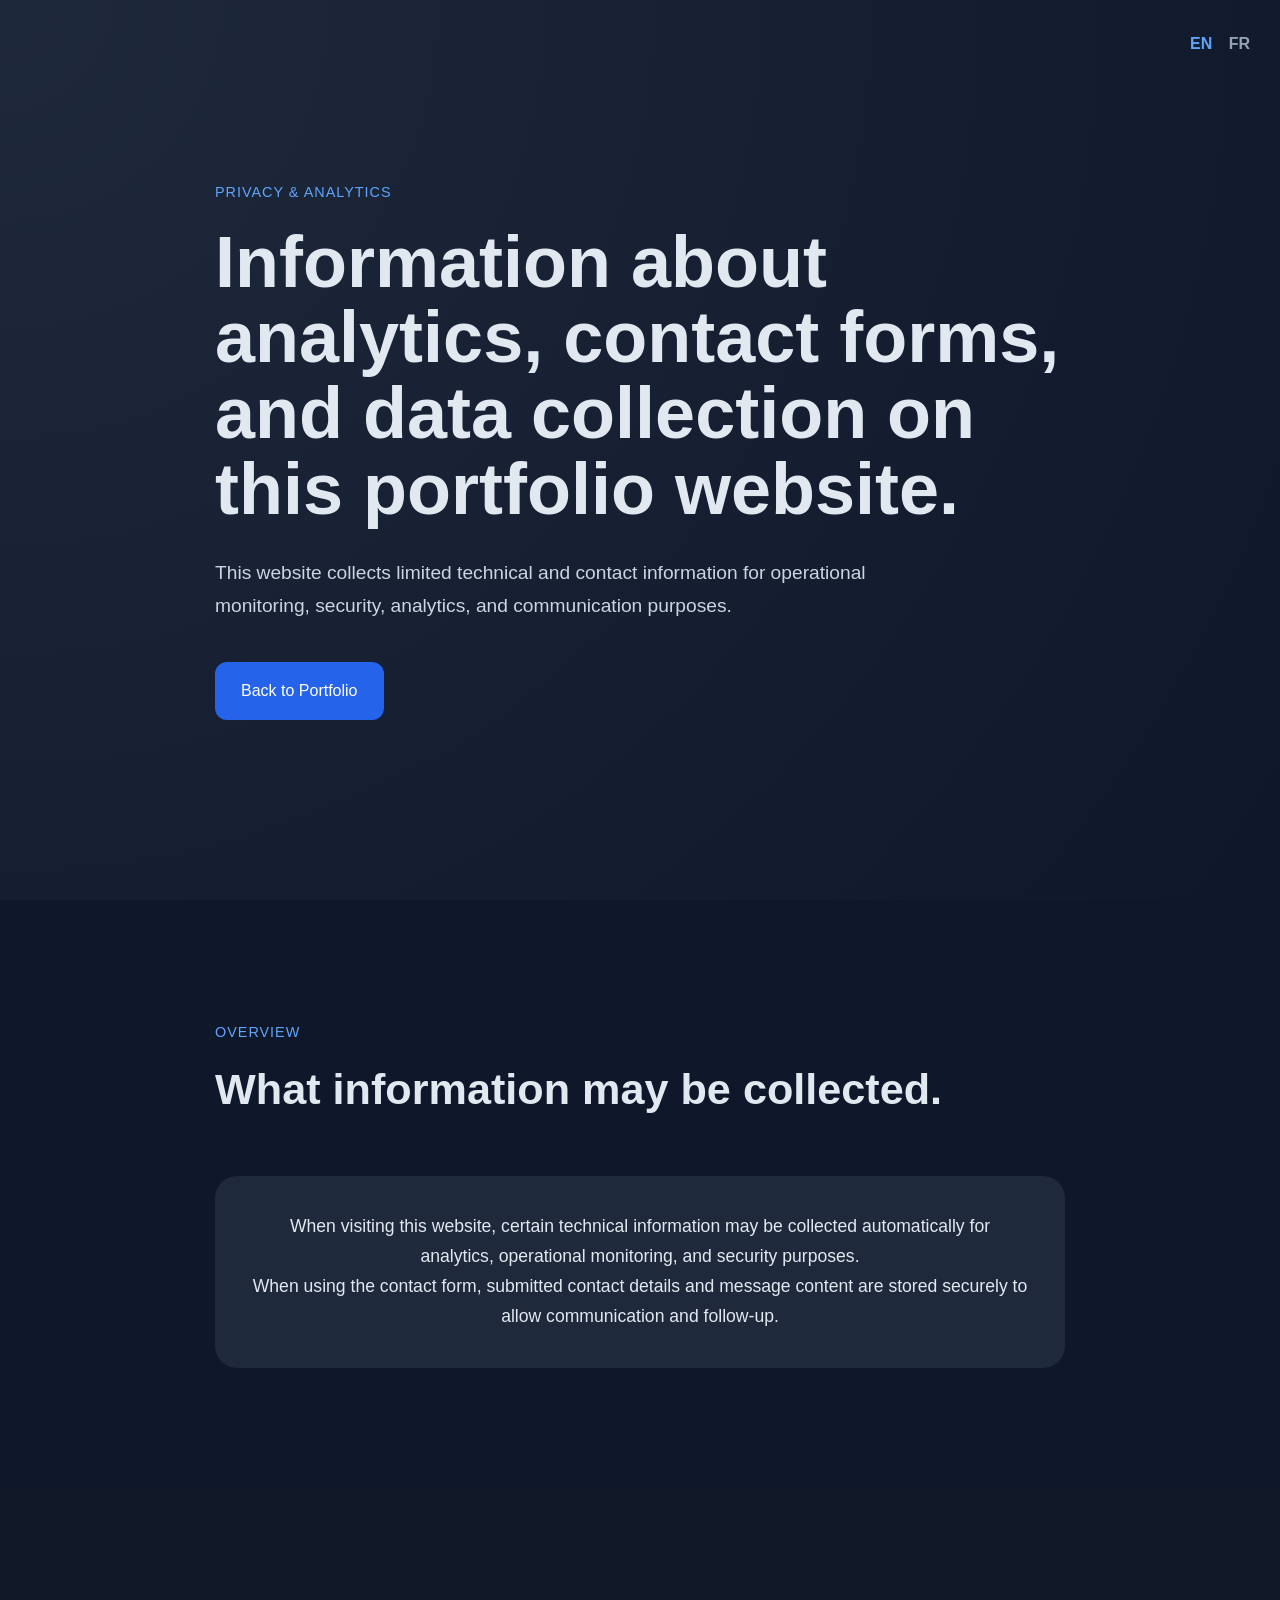
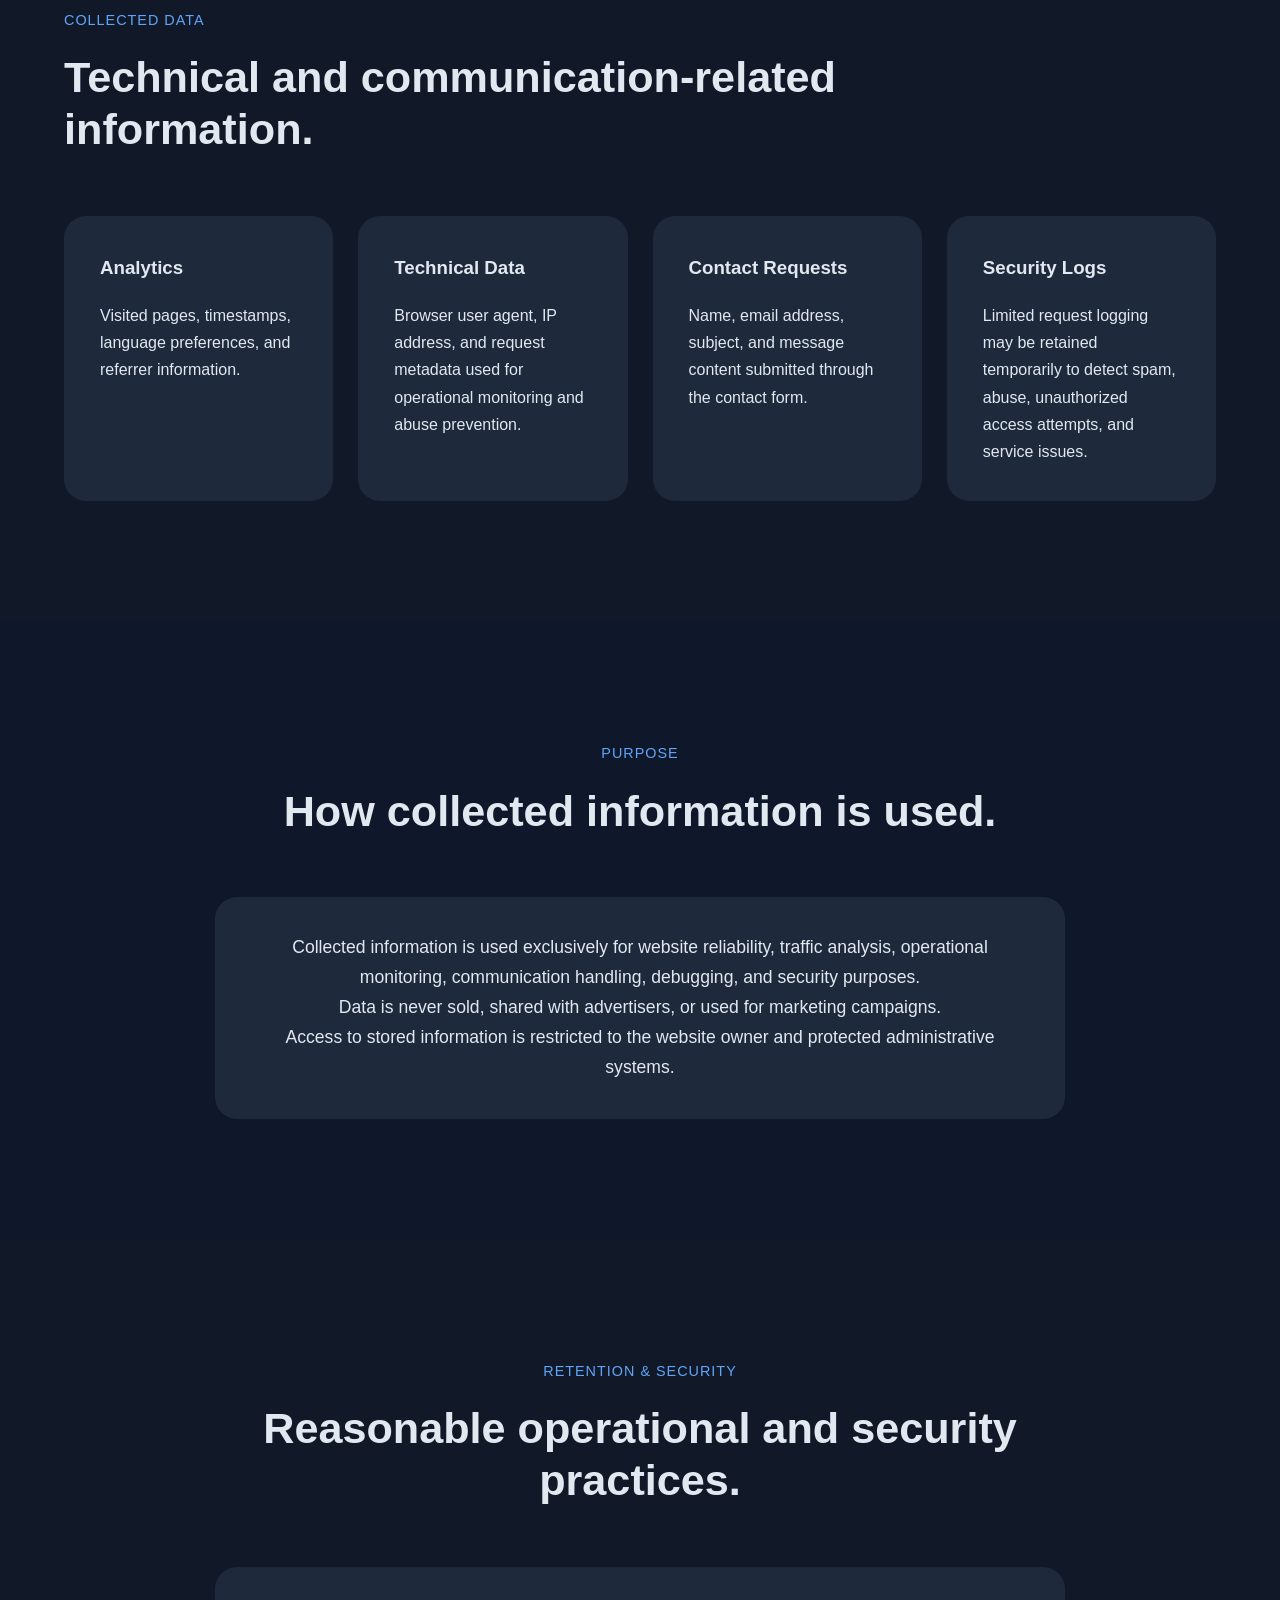
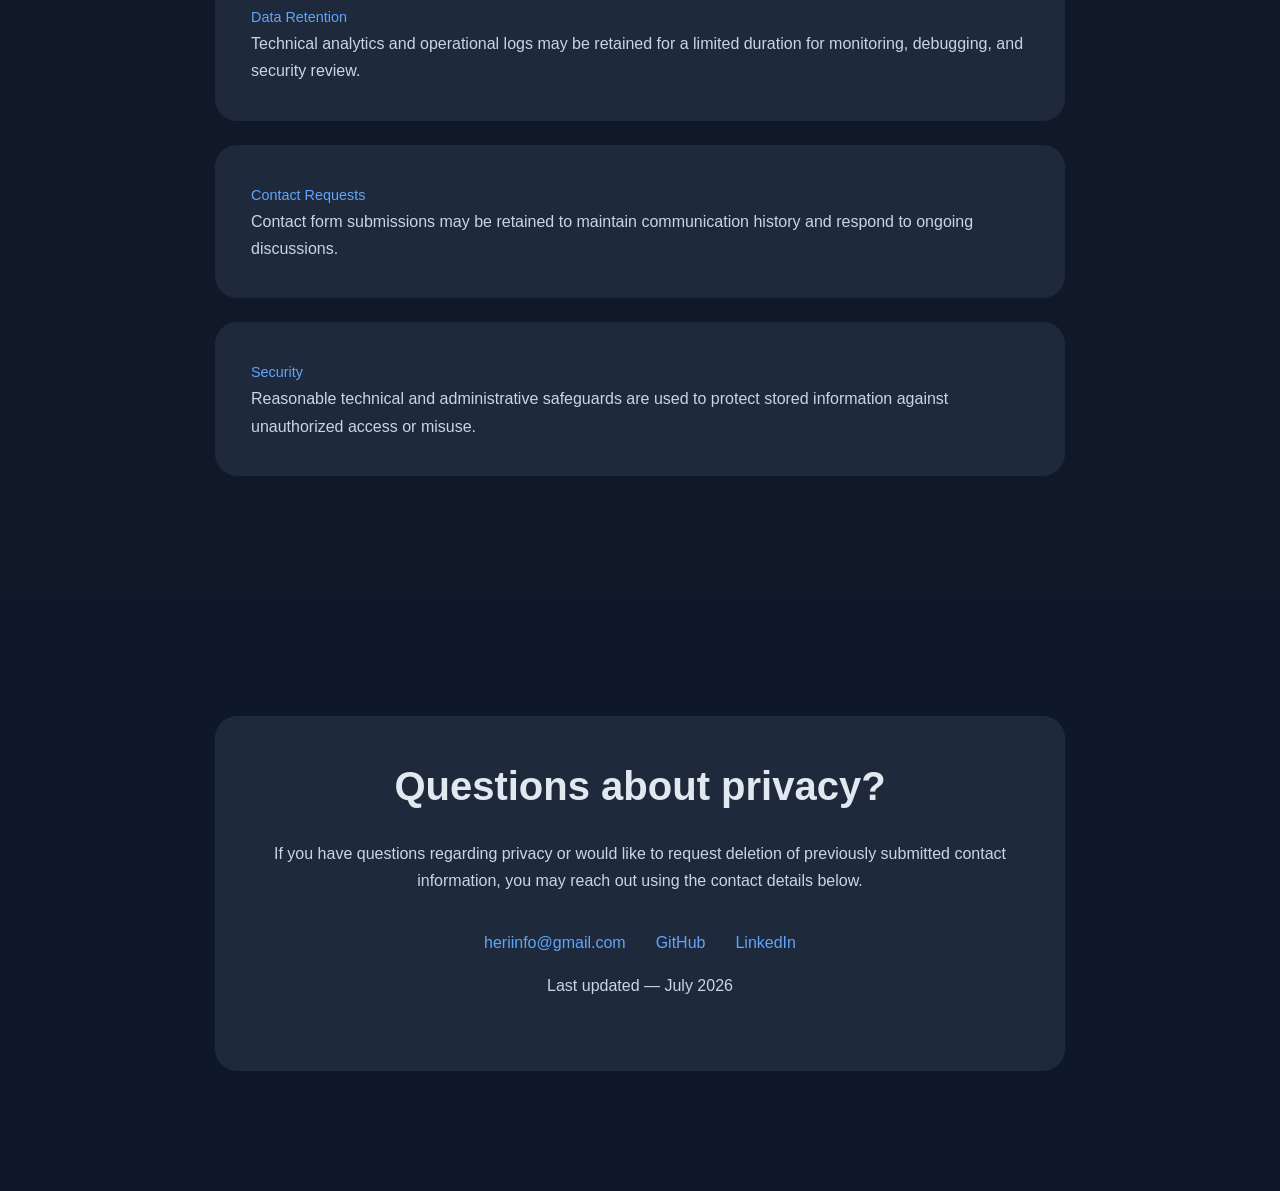
<file: frontend/privacy.html>
<!doctype html>

<html lang="en">
  <head>
    <meta charset="UTF-8" />
    <meta name="viewport" content="width=device-width, initial-scale=1.0" />
    <meta
      name="description"
      content="Privacy and analytics information for the Herihaja Rabenaivo portfolio website, including contact form and operational data collection practices."
    />
    <meta name="author" content="Herihaja Rabenaivo" />
    <meta name="robots" content="index,follow" />
    <title>Privacy & Analytics | Herihaja Rabenaivo</title>
    <link rel="canonical" href="https://herihaja.gleeze.com/privacy.html" />
    <link
      rel="alternate"
      hreflang="en"
      href="https://herihaja.gleeze.com/privacy.html"
    />
    <link
      rel="alternate"
      hreflang="fr"
      href="https://herihaja.gleeze.com/fr/privacy.html"
    />
    <meta property="og:type" content="website" />
    <meta
      property="og:title"
      content="Privacy & Analytics | Herihaja Rabenaivo"
    />
    <meta
      property="og:url"
      content="https://herihaja.gleeze.com/privacy.html"
    />
    <meta property="og:site_name" content="Herihaja Rabenaivo" />
    <meta name="twitter:card" content="summary_large_image" />
    <meta
      name="twitter:title"
      content="Privacy & Analytics | Herihaja Rabenaivo"
    />
    <meta
      name="twitter:description"
      content="Privacy and analytics information for the Herihaja Rabenaivo portfolio website."
    />

    <script type="application/ld+json">
      {
        "@context": "https://schema.org",
        "@type": "WebPage",
        "name": "Privacy & Analytics",
        "url": "https://herihaja.gleeze.com/privacy.html",
        "description": "Privacy and analytics information for the Herihaja Rabenaivo portfolio website."
      }
    </script>
    <link rel="stylesheet" href="css/style.css" />
    <link
      rel="icon"
      type="image/png"
      sizes="32x32"
      href="/assets/favicon/favicon-32x32.png"
    />
    <link
      rel="icon"
      type="image/png"
      sizes="16x16"
      href="/assets/favicon/favicon-16x16.png"
    />
    <link
      rel="icon"
      type="image/png"
      sizes="96x96"
      href="/assets/favicon/favicon-96x96.png"
    />
    <link
      rel="apple-touch-icon"
      sizes="180x180"
      href="/assets/favicon/apple-touch-icon.png"
    />
    <link rel="manifest" href="/assets/favicon/site.webmanifest" />

    <meta
      property="og:description"
      content="Senior Backend Engineer specializing in Python, PHP, and scalable systems."
    />
    <meta
      property="og:image"
      content="https://herihaja.gleeze.com/assets/images/og-image.png"
    />
    <meta
      property="og:image:alt"
      content="Herihaja Rabenaivo - Backend Engineer Portfolio"
    />
    <meta property="og:image:width" content="1200" />
    <meta property="og:image:height" content="630" />

    <meta name="twitter:card" content="summary_large_image" />
    <meta
      name="twitter:image"
      content="https://herihaja.gleeze.com/assets/images/og-image.png"
    />
  </head>

  <body>
    <div class="language-switcher">
      <a href="privacy.html" class="active">EN</a>
      <a href="fr/privacy.html">FR</a>
    </div>

    <header class="hero small-hero">
      <div class="container narrow">
        <div class="hero-content">
          <p class="eyebrow">Privacy & Analytics</p>

          <h1>
            Information about analytics, contact forms, and data collection on
            this portfolio website.
          </h1>

          <p class="hero-text">
            This website collects limited technical and contact information for
            operational monitoring, security, analytics, and communication
            purposes.
          </p>

          <div class="hero-buttons">
            <a href="index.html" class="btn"> Back to Portfolio </a>
          </div>
        </div>
      </div>
    </header>

    <section class="section">
      <div class="container narrow">
        <div class="section-heading">
          <p class="section-label">Overview</p>

          <h2>What information may be collected.</h2>
        </div>

        <div class="philosophy-box">
          <p>
            When visiting this website, certain technical information may be
            collected automatically for analytics, operational monitoring, and
            security purposes.
          </p>

          <p>
            When using the contact form, submitted contact details and message
            content are stored securely to allow communication and follow-up.
          </p>
        </div>
      </div>
    </section>

    <section class="section dark-section">
      <div class="container">
        <div class="section-heading">
          <p class="section-label">Collected Data</p>

          <h2>Technical and communication-related information.</h2>
        </div>

        <div class="expertise-grid">
          <div class="expertise-card">
            <h3>Analytics</h3>

            <p>
              Visited pages, timestamps, language preferences, and referrer
              information.
            </p>
          </div>

          <div class="expertise-card">
            <h3>Technical Data</h3>

            <p>
              Browser user agent, IP address, and request metadata used for
              operational monitoring and abuse prevention.
            </p>
          </div>

          <div class="expertise-card">
            <h3>Contact Requests</h3>

            <p>
              Name, email address, subject, and message content submitted
              through the contact form.
            </p>
          </div>

          <div class="expertise-card">
            <h3>Security Logs</h3>

            <p>
              Limited request logging may be retained temporarily to detect
              spam, abuse, unauthorized access attempts, and service issues.
            </p>
          </div>
        </div>
      </div>
    </section>

    <section class="section">
      <div class="container narrow">
        <div class="section-heading center">
          <p class="section-label">Purpose</p>

          <h2>How collected information is used.</h2>
        </div>

        <div class="philosophy-box">
          <p>
            Collected information is used exclusively for website reliability,
            traffic analysis, operational monitoring, communication handling,
            debugging, and security purposes.
          </p>

          <p>
            Data is never sold, shared with advertisers, or used for marketing
            campaigns.
          </p>

          <p>
            Access to stored information is restricted to the website owner and
            protected administrative systems.
          </p>
        </div>
      </div>
    </section>

    <section class="section dark-section">
      <div class="container narrow">
        <div class="section-heading center">
          <p class="section-label">Retention & Security</p>

          <h2>Reasonable operational and security practices.</h2>
        </div>

        <div class="timeline">
          <div class="timeline-item">
            <span> Data Retention </span>

            <p>
              Technical analytics and operational logs may be retained for a
              limited duration for monitoring, debugging, and security review.
            </p>
          </div>

          <div class="timeline-item">
            <span> Contact Requests </span>

            <p>
              Contact form submissions may be retained to maintain communication
              history and respond to ongoing discussions.
            </p>
          </div>

          <div class="timeline-item">
            <span> Security </span>

            <p>
              Reasonable technical and administrative safeguards are used to
              protect stored information against unauthorized access or misuse.
            </p>
          </div>
        </div>
      </div>
    </section>

    <section class="section">
      <div class="container narrow">
        <div class="contact-box">
          <h2>Questions about privacy?</h2>

          <p>
            If you have questions regarding privacy or would like to request
            deletion of previously submitted contact information, you may reach
            out using the contact details below.
          </p>

          <div class="contact-links">
            <a href="mailto:heriinfo@gmail.com"> heriinfo@gmail.com </a>

            <a href="https://github.com/herihaja" target="_blank"> GitHub </a>

            <a href="https://linkedin.com/in/herihaja" target="_blank">
              LinkedIn
            </a>
          </div>

          <p class="contact-form-status">Last updated — July 2026</p>
        </div>
      </div>
    </section>
  </body>
</html>
</file>
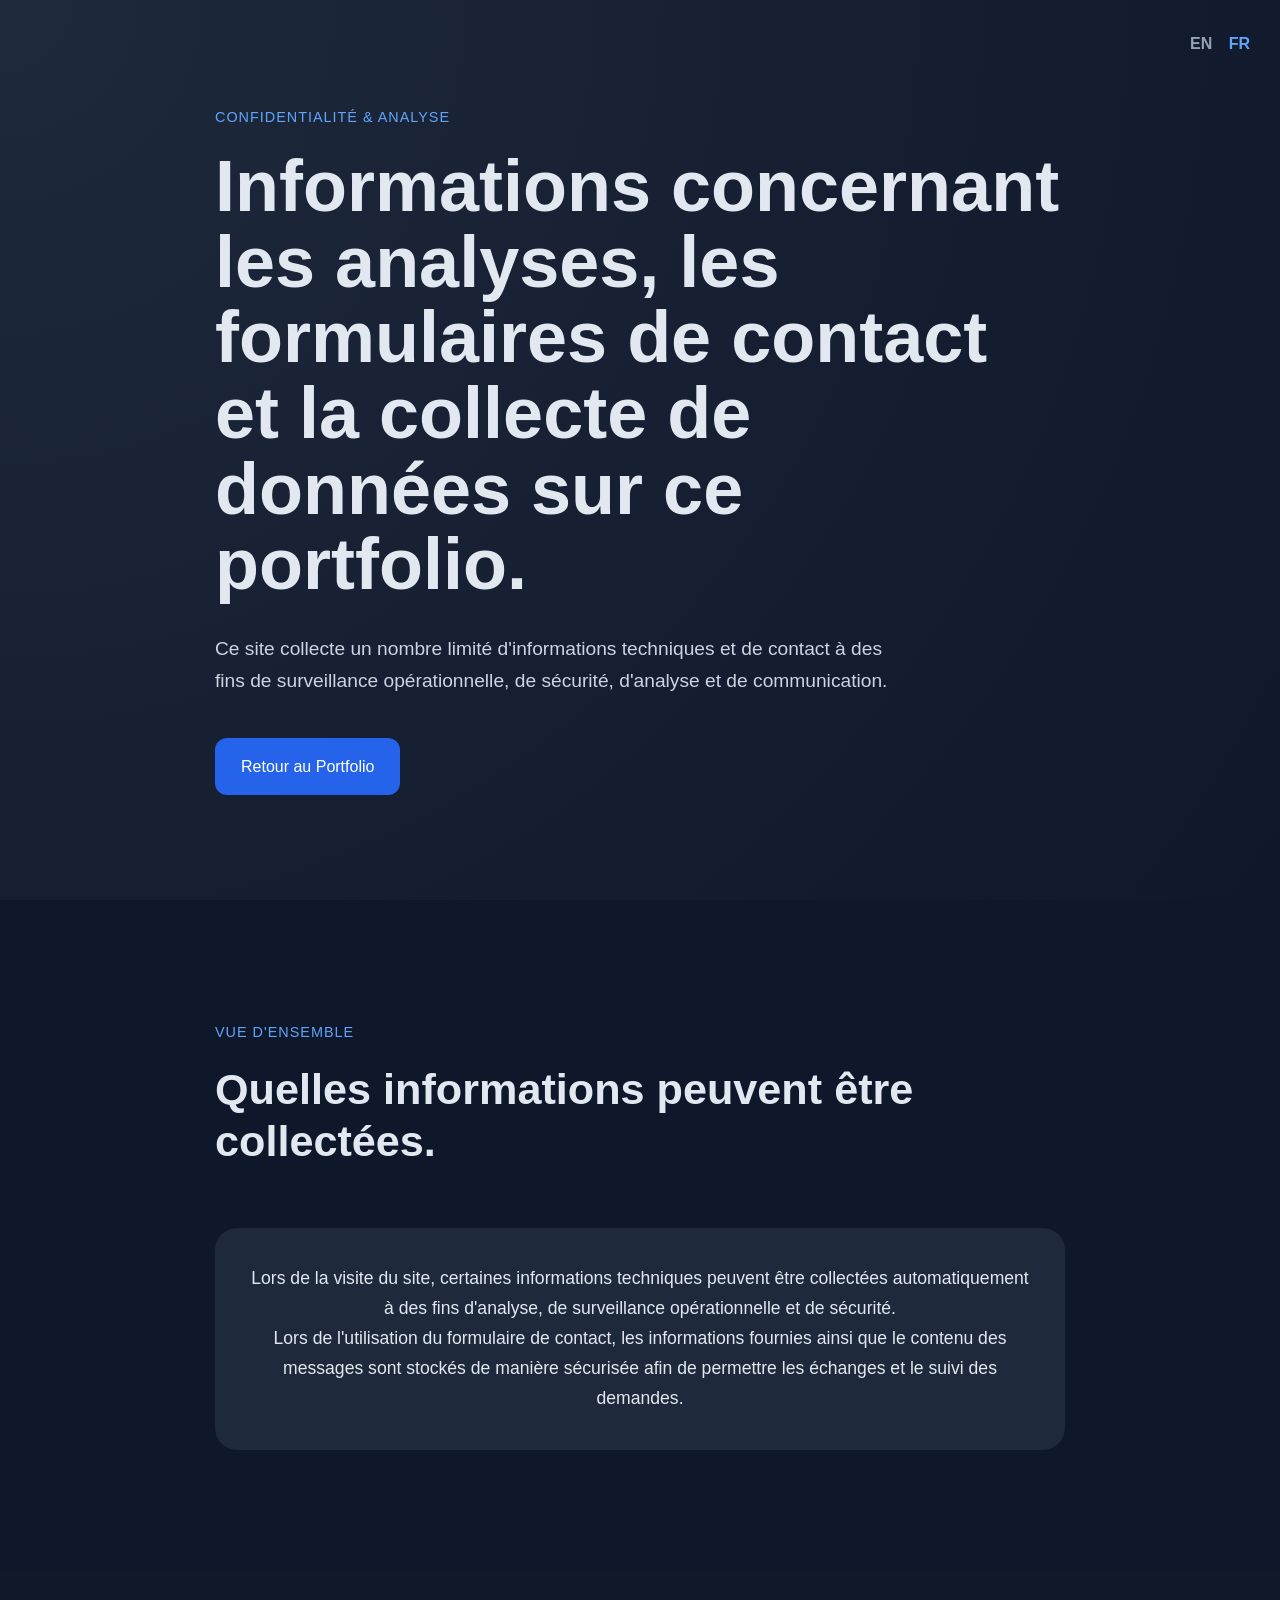
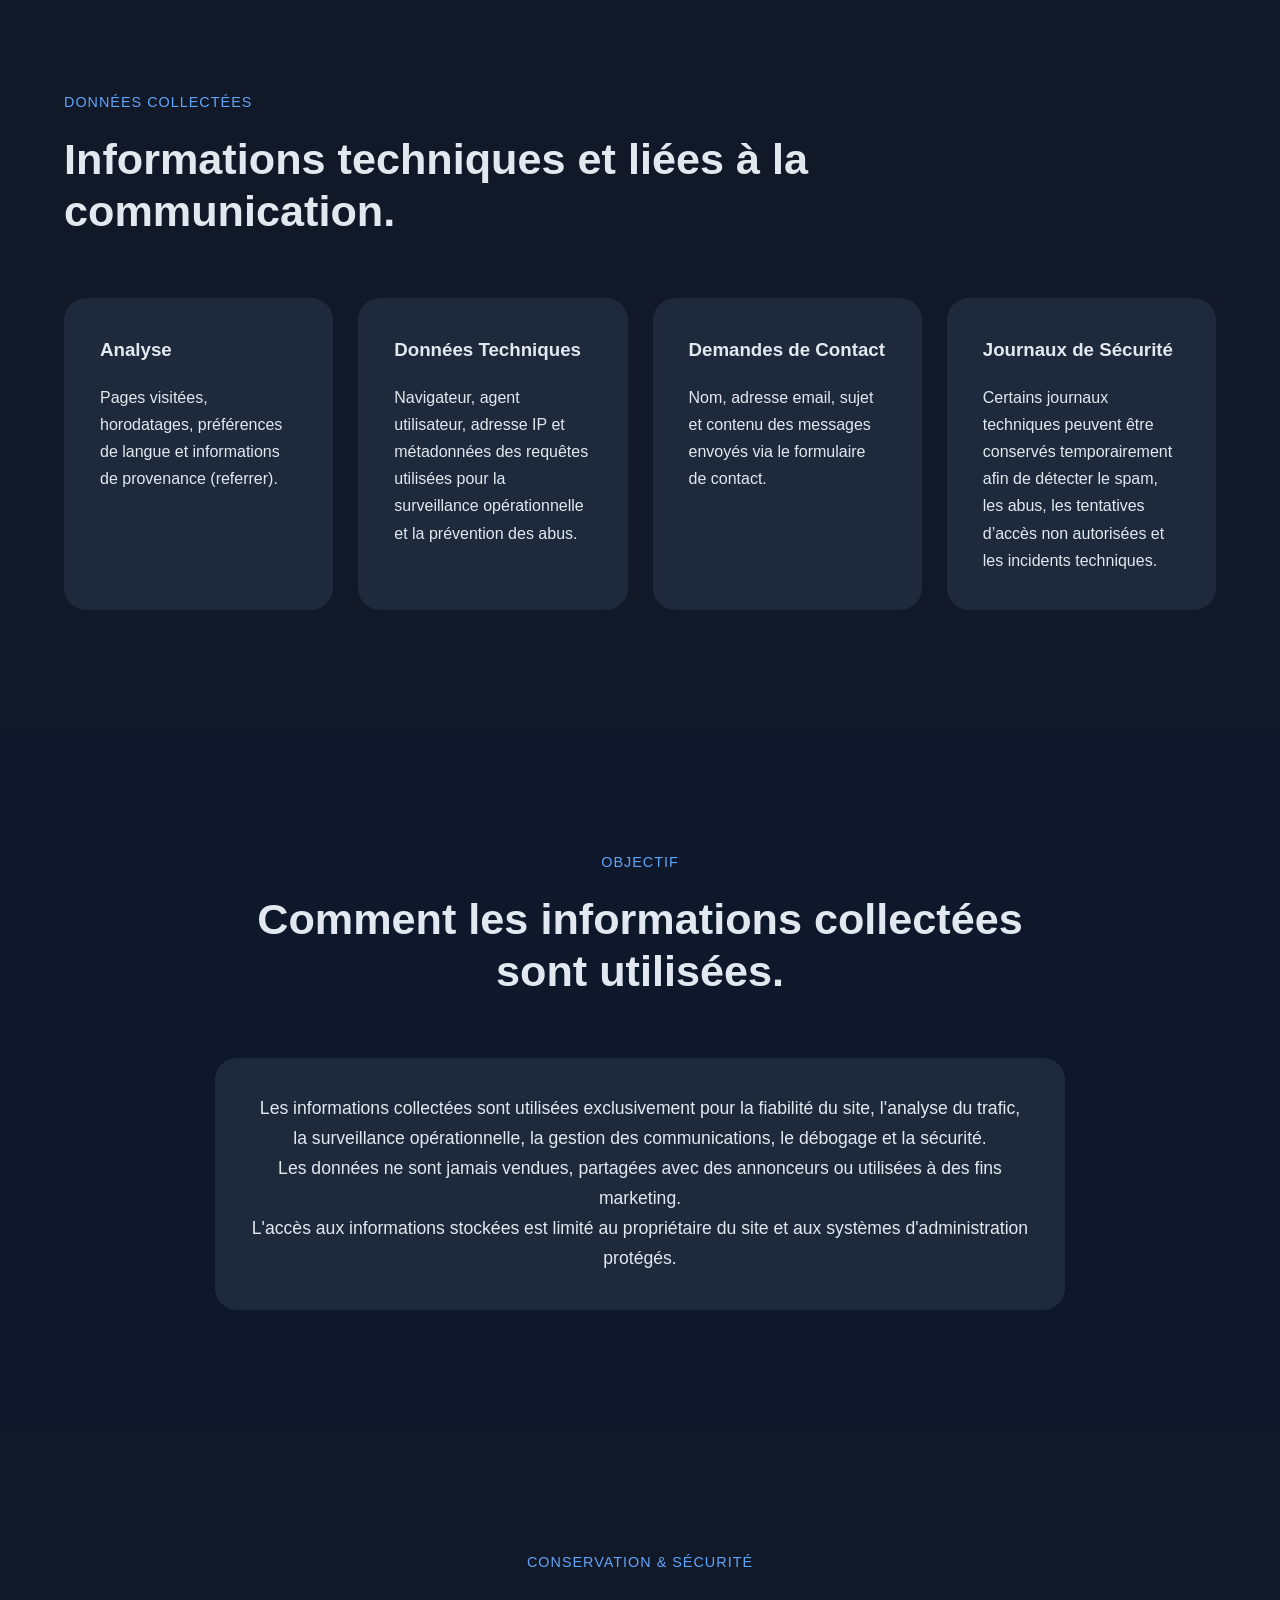
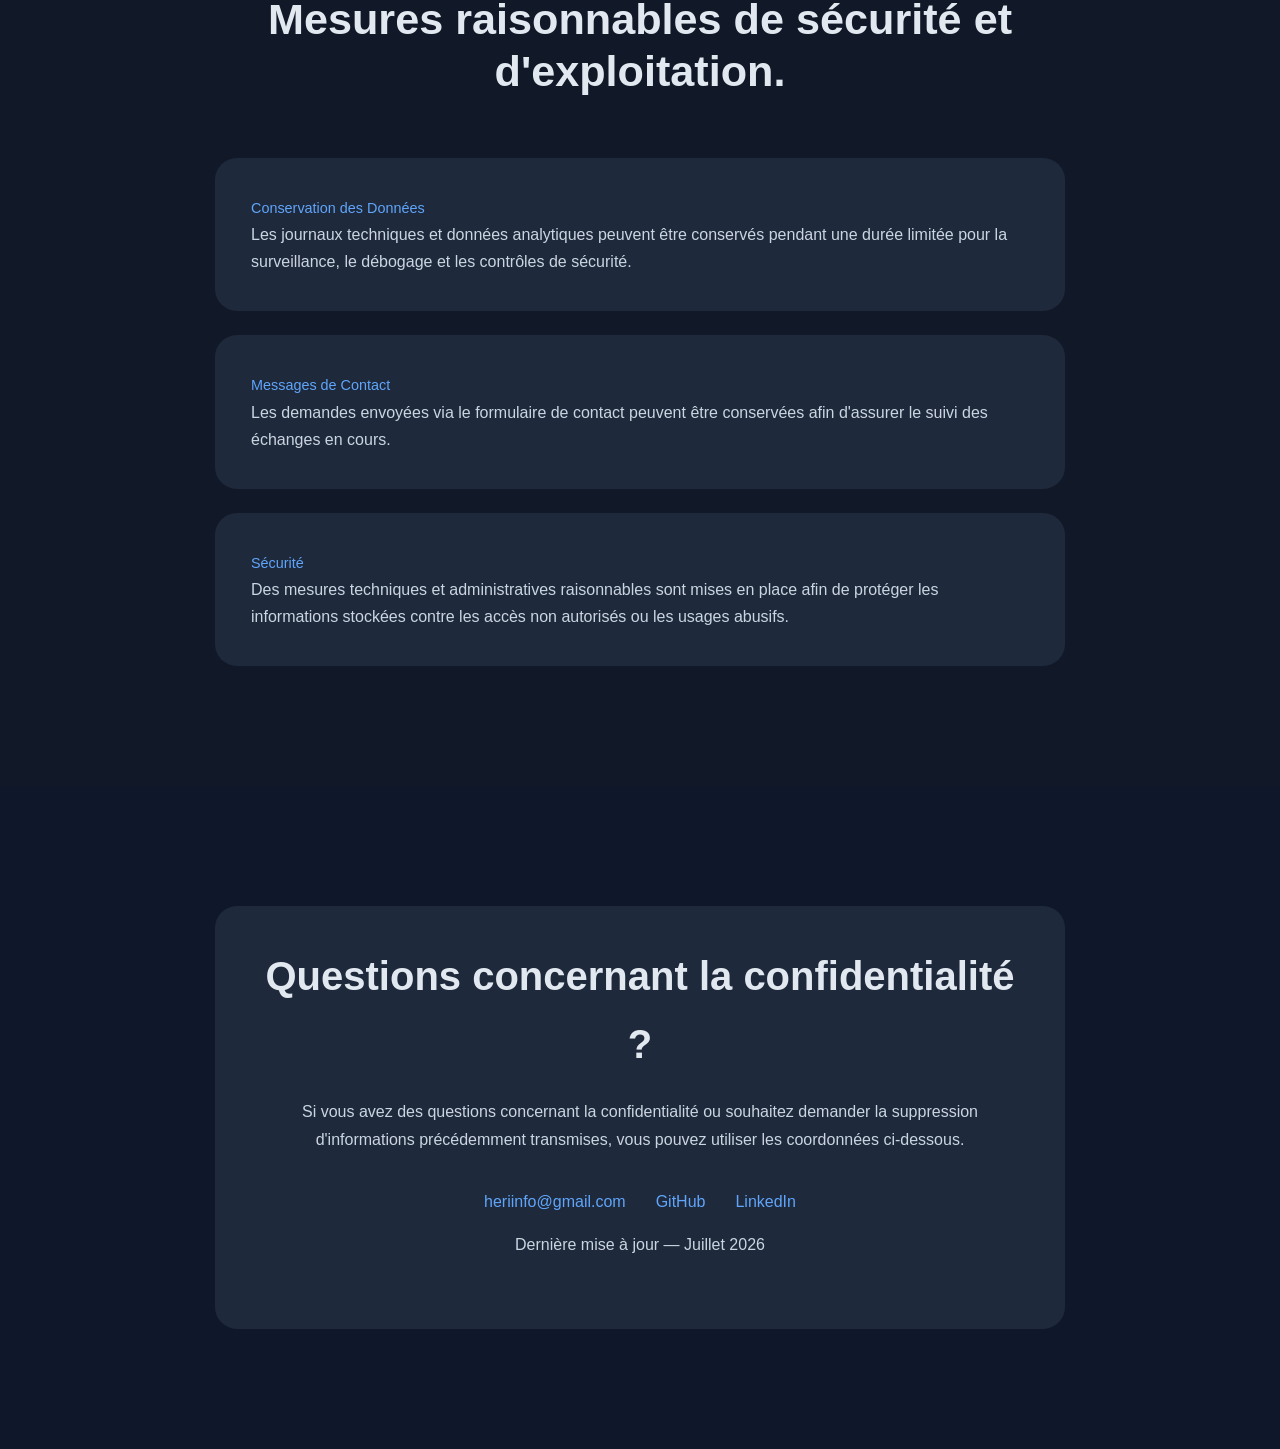
<file: frontend/fr/privacy.html>
<!doctype html>

<html lang="fr">
  <head>
    <meta charset="UTF-8" />
    <meta name="viewport" content="width=device-width, initial-scale=1.0" />
    <meta
      name="description"
      content="Informations sur la confidentialité et les analyses du portfolio de Herihaja Rabenaivo, y compris le formulaire de contact et les pratiques de collecte de données."
    />
    <meta name="author" content="Herihaja Rabenaivo" />
    <meta name="robots" content="index,follow" />
    <title>Confidentialité & Analyse | Herihaja Rabenaivo</title>
    <link rel="canonical" href="https://herihaja.gleeze.com/fr/privacy.html" />
    <link
      rel="alternate"
      hreflang="en"
      href="https://herihaja.gleeze.com/privacy.html"
    />
    <link
      rel="alternate"
      hreflang="fr"
      href="https://herihaja.gleeze.com/fr/privacy.html"
    />
    <meta
      property="og:title"
      content="Confidentialité & Analyse | Herihaja Rabenaivo"
    />
    <meta
      property="og:description"
      content="Informations sur la confidentialité et les analyses du portfolio de Herihaja Rabenaivo."
    />

    <meta name="twitter:card" content="summary_large_image" />
    <meta
      name="twitter:title"
      content="Confidentialité & Analyse | Herihaja Rabenaivo"
    />
    <meta
      name="twitter:description"
      content="Informations sur la confidentialité et les analyses du portfolio de Herihaja Rabenaivo."
    />
    <meta
      name="twitter:image"
      content="https://herihaja.gleeze.com/assets/images/og-image.png"
    />
    <script type="application/ld+json">
      {
        "@context": "https://schema.org",
        "@type": "WebPage",
        "name": "Confidentialité & Analyse",
        "url": "https://herihaja.gleeze.com/fr/privacy.html",
        "description": "Informations sur la confidentialité et les analyses du portfolio de Herihaja Rabenaivo."
      }
    </script>
    <link rel="stylesheet" href="../css/style.css" />
    <link
      rel="icon"
      type="image/png"
      sizes="32x32"
      href="/assets/favicon/favicon-32x32.png"
    />
    <link
      rel="icon"
      type="image/png"
      sizes="16x16"
      href="/assets/favicon/favicon-16x16.png"
    />
    <link
      rel="icon"
      type="image/png"
      sizes="96x96"
      href="/assets/favicon/favicon-96x96.png"
    />
    <link
      rel="apple-touch-icon"
      sizes="180x180"
      href="/assets/favicon/apple-touch-icon.png"
    />
    <link rel="manifest" href="/assets/favicon/site.webmanifest" />

    <meta
      property="og:image"
      content="https://herihaja.gleeze.com/assets/images/og-image.png"
    />
    <meta
      property="og:image:alt"
      content="Portfolio de Herihaja Rabenaivo - Ingénieur Backend Senior"
    />
    <meta property="og:image:width" content="1200" />
    <meta property="og:image:height" content="630" />

    <meta property="og:type" content="website" />

    <meta
      property="og:url"
      content="https://herihaja.gleeze.com/fr/privacy.html"
    />

    <meta property="og:site_name" content="Herihaja Rabenaivo" />
  </head>

  <body>
    <div class="language-switcher">
      <a href="../privacy.html">EN</a>
      <a href="privacy.html" class="active">FR</a>
    </div>

    <header class="hero small-hero">
      <div class="container narrow">
        <div class="hero-content">
          <p class="eyebrow">Confidentialité & Analyse</p>

          <h1>
            Informations concernant les analyses, les formulaires de contact et
            la collecte de données sur ce portfolio.
          </h1>

          <p class="hero-text">
            Ce site collecte un nombre limité d'informations techniques et de
            contact à des fins de surveillance opérationnelle, de sécurité,
            d'analyse et de communication.
          </p>

          <div class="hero-buttons">
            <a href="index.html" class="btn"> Retour au Portfolio </a>
          </div>
        </div>
      </div>
    </header>

    <section class="section">
      <div class="container narrow">
        <div class="section-heading">
          <p class="section-label">Vue d'ensemble</p>

          <h2>Quelles informations peuvent être collectées.</h2>
        </div>

        <div class="philosophy-box">
          <p>
            Lors de la visite du site, certaines informations techniques peuvent
            être collectées automatiquement à des fins d'analyse, de
            surveillance opérationnelle et de sécurité.
          </p>

          <p>
            Lors de l'utilisation du formulaire de contact, les informations
            fournies ainsi que le contenu des messages sont stockés de manière
            sécurisée afin de permettre les échanges et le suivi des demandes.
          </p>
        </div>
      </div>
    </section>

    <section class="section dark-section">
      <div class="container">
        <div class="section-heading">
          <p class="section-label">Données Collectées</p>

          <h2>Informations techniques et liées à la communication.</h2>
        </div>

        <div class="expertise-grid">
          <div class="expertise-card">
            <h3>Analyse</h3>

            <p>
              Pages visitées, horodatages, préférences de langue et informations
              de provenance (referrer).
            </p>
          </div>

          <div class="expertise-card">
            <h3>Données Techniques</h3>

            <p>
              Navigateur, agent utilisateur, adresse IP et métadonnées des
              requêtes utilisées pour la surveillance opérationnelle et la
              prévention des abus.
            </p>
          </div>

          <div class="expertise-card">
            <h3>Demandes de Contact</h3>

            <p>
              Nom, adresse email, sujet et contenu des messages envoyés via le
              formulaire de contact.
            </p>
          </div>

          <div class="expertise-card">
            <h3>Journaux de Sécurité</h3>

            <p>
              Certains journaux techniques peuvent être conservés temporairement
              afin de détecter le spam, les abus, les tentatives d’accès non
              autorisées et les incidents techniques.
            </p>
          </div>
        </div>
      </div>
    </section>

    <section class="section">
      <div class="container narrow">
        <div class="section-heading center">
          <p class="section-label">Objectif</p>

          <h2>Comment les informations collectées sont utilisées.</h2>
        </div>

        <div class="philosophy-box">
          <p>
            Les informations collectées sont utilisées exclusivement pour la
            fiabilité du site, l'analyse du trafic, la surveillance
            opérationnelle, la gestion des communications, le débogage et la
            sécurité.
          </p>

          <p>
            Les données ne sont jamais vendues, partagées avec des annonceurs ou
            utilisées à des fins marketing.
          </p>

          <p>
            L'accès aux informations stockées est limité au propriétaire du site
            et aux systèmes d'administration protégés.
          </p>
        </div>
      </div>
    </section>

    <section class="section dark-section">
      <div class="container narrow">
        <div class="section-heading center">
          <p class="section-label">Conservation & Sécurité</p>

          <h2>Mesures raisonnables de sécurité et d'exploitation.</h2>
        </div>

        <div class="timeline">
          <div class="timeline-item">
            <span> Conservation des Données </span>

            <p>
              Les journaux techniques et données analytiques peuvent être
              conservés pendant une durée limitée pour la surveillance, le
              débogage et les contrôles de sécurité.
            </p>
          </div>

          <div class="timeline-item">
            <span> Messages de Contact </span>

            <p>
              Les demandes envoyées via le formulaire de contact peuvent être
              conservées afin d'assurer le suivi des échanges en cours.
            </p>
          </div>

          <div class="timeline-item">
            <span> Sécurité </span>

            <p>
              Des mesures techniques et administratives raisonnables sont mises
              en place afin de protéger les informations stockées contre les
              accès non autorisés ou les usages abusifs.
            </p>
          </div>
        </div>
      </div>
    </section>

    <section class="section">
      <div class="container narrow">
        <div class="contact-box">
          <h2>Questions concernant la confidentialité ?</h2>

          <p>
            Si vous avez des questions concernant la confidentialité ou
            souhaitez demander la suppression d'informations précédemment
            transmises, vous pouvez utiliser les coordonnées ci-dessous.
          </p>

          <div class="contact-links">
            <a href="mailto:heriinfo@gmail.com"> heriinfo@gmail.com </a>

            <a href="https://github.com/herihaja" target="_blank"> GitHub </a>

            <a href="https://linkedin.com/in/herihaja" target="_blank">
              LinkedIn
            </a>
          </div>

          <p class="contact-form-status">Dernière mise à jour — Juillet 2026</p>
        </div>
      </div>
    </section>
  </body>
</html>
</file>
<file: frontend/css/style.css>
* {
  margin: 0;
  padding: 0;
  box-sizing: border-box;
}

html {
  scroll-behavior: smooth;
}

body {
  background: #0f172a;
  color: #e2e8f0;
  font-family: Arial, sans-serif;
  line-height: 1.7;
  overflow-x: hidden;
}

.container {
  width: 90%;
  max-width: 1180px;
  margin: auto;
}

.narrow {
  max-width: 850px;
}

.section {
  padding: 120px 0;
}

.dark-section {
  background: #111827;
}

.language-switcher {
  position: fixed;
  top: 30px;
  right: 30px;
  z-index: 1000;
}

.language-switcher a {
  color: #94a3b8;
  text-decoration: none;
  margin-left: 12px;
  font-weight: bold;
  transition: color 0.2s ease;
}

.language-switcher a:hover {
  color: #cbd5e1;
}

.language-switcher .active {
  color: #60a5fa;
}

.hero {
  min-height: 100vh;
  display: flex;
  align-items: center;
  padding: 80px 0;

  background: radial-gradient(circle at top left, #1e293b, #0f172a);
}

.hero-layout {
  display: grid;
  grid-template-columns: 1.6fr 1fr;
  gap: 70px;
  align-items: center;
}

.eyebrow,
.section-label,
.project-type {
  color: #60a5fa;
  text-transform: uppercase;
  font-size: 0.9rem;
  letter-spacing: 1px;
  margin-bottom: 20px;
}

.hero h1 {
  font-size: 4.5rem;
  line-height: 1.05;
  margin-bottom: 30px;
}

.hero-text {
  color: #cbd5e1;
  font-size: 1.2rem;
  max-width: 700px;
  margin-bottom: 40px;
}

.hero-buttons {
  display: flex;
  gap: 18px;
  flex-wrap: wrap;
}

.btn {
  background: #2563eb;
  color: white;
  padding: 15px 26px;
  border-radius: 12px;
  text-decoration: none;

  transition:
    transform 0.2s ease,
    background 0.2s ease;
}

.btn:hover {
  transform: translateY(-2px);
  background: #3b82f6;
}

.secondary {
  background: transparent;
  border: 1px solid #2563eb;
}

.secondary:hover {
  background: rgba(37, 99, 235, 0.1);
}

.hero-side {
  text-align: center;
}

.profile-photo {
  width: 280px;
  height: 280px;
  object-fit: cover;

  border-radius: 28px;
  margin-bottom: 30px;

  border: 2px solid #1e293b;

  transition:
    transform 0.3s ease,
    border-color 0.3s ease;
}

.profile-photo:hover {
  transform: translateY(-4px);
  border-color: #2563eb;
}

.mini-stats {
  display: flex;
  flex-direction: column;
  gap: 18px;
}

.mini-stats div {
  background: #111827;
  border: 1px solid #1e293b;
  border-radius: 16px;
  padding: 20px;

  transition:
    transform 0.2s ease,
    border-color 0.2s ease;
}

.mini-stats div:hover {
  transform: translateY(-4px);
  border-color: #2563eb;
}

.mini-stats strong {
  display: block;
  color: #60a5fa;
  font-size: 1.2rem;
  margin-bottom: 6px;
}

.mini-stats span {
  color: #94a3b8;
}

.section-heading {
  margin-bottom: 60px;
}

.section-heading.center {
  text-align: center;
}

.section-heading h2 {
  font-size: 2.7rem;
  line-height: 1.2;
  max-width: 900px;
}

.expertise-grid {
  display: grid;

  grid-template-columns: repeat(auto-fit, minmax(250px, 1fr));

  gap: 25px;
}

.expertise-card,
.project-card,
.philosophy-box,
.timeline-item,
.contact-box {
  background: #1e293b;
  border-radius: 22px;
  padding: 35px;

  border: 1px solid transparent;

  transition:
    transform 0.2s ease,
    border-color 0.2s ease;
}

.expertise-card:hover,
.project-card:hover,
.timeline-item:hover,
.contact-box:hover {
  transform: translateY(-4px);
  border-color: #2563eb;
}

.expertise-card h3 {
  margin-bottom: 18px;
}

.projects {
  display: grid;
  grid-template-columns: 1.2fr 1fr;
  gap: 30px;
}

.project-card {
  overflow: hidden;
}

.project-card.large {
  min-height: 420px;
}

.project-card h3 {
  font-size: 2rem;
  margin-bottom: 20px;
}

.project-description {
  color: #cbd5e1;
  margin-bottom: 25px;
}

.project-card ul {
  padding-left: 20px;
}

.project-card li {
  margin-bottom: 12px;
}

.project-link {
  display: inline-block;
  margin-top: 25px;

  color: #60a5fa;
  text-decoration: none;

  transition: color 0.2s ease;
}

.project-link:hover {
  color: #93c5fd;
}

.philosophy-box {
  text-align: center;
  font-size: 1.1rem;
}

.timeline {
  display: flex;
  flex-direction: column;
  gap: 24px;
}

.timeline-item span {
  color: #60a5fa;
  font-size: 0.9rem;
}

.timeline-item h3 {
  margin: 10px 0 14px;
}

.timeline-item p {
  color: #cbd5e1;
}

.contact-box {
  text-align: center;
}

.contact-box h2 {
  font-size: 2.5rem;
  margin-bottom: 20px;
}

.contact-box p {
  color: #cbd5e1;
  margin-bottom: 35px;
}

.form-grid {
  display: grid;
  grid-template-columns: repeat(2, minmax(0, 1fr));
  gap: 18px;
  margin-bottom: 24px;
  text-align: left;
}

.form-grid label {
  display: flex;
  flex-direction: column;
  gap: 8px;
  font-weight: 600;
}

.form-grid .full-width {
  grid-column: 1 / -1;
}

.contact-box input,
.contact-box textarea {
  background: #0f172a;
  border: 1px solid #334155;
  border-radius: 14px;
  color: #f8fafc;
  padding: 16px;
  width: 100%;
  min-width: 0;
}

.contact-box textarea {
  min-height: 150px;
  resize: vertical;
}

.contact-form-status {
  margin-top: 16px;
  color: #cbd5e1;
  min-height: 1.5rem;
}

.contact-form-status.success {
  color: #4ade80;
}

.contact-form-status.error {
  color: #fda4af;
}

.contact-links {
  display: flex;
  justify-content: center;
  gap: 30px;
  flex-wrap: wrap;
}

.contact-links a {
  color: #60a5fa;
  text-decoration: none;

  transition: color 0.2s ease;
}

.contact-links a:hover {
  color: #93c5fd;
}

@media (max-width: 820px) {
  .form-grid {
    grid-template-columns: 1fr;
  }
}

@media (max-width: 950px) {
  .hero-layout,
  .projects {
    grid-template-columns: 1fr;
  }

  .hero {
    padding: 100px 0;
  }

  .hero h1 {
    font-size: 3.2rem;
  }

  .hero-side {
    margin-top: 30px;
  }
}

@media (max-width: 600px) {
  .section {
    padding: 80px 0;
  }

  .hero {
    min-height: auto;
    padding: 120px 0 80px;
  }

  .hero h1 {
    font-size: 2.1rem;
    line-height: 1.15;
  }

  .hero-text {
    font-size: 1rem;
  }

  .section-heading h2 {
    font-size: 2rem;
  }

  .profile-photo {
    width: 220px;
    height: 220px;
  }

  .language-switcher {
    top: 20px;
    right: 20px;
  }

  .contact-links {
    flex-direction: column;
    gap: 14px;
  }
}

.footer {
  padding: 2rem 0;
  border-top: 1px solid rgba(255, 255, 255, 0.08);
}

.footer .container {
  display: flex;
  justify-content: center;
}

.footer a {
  color: inherit;
  text-decoration: none;
  opacity: 0.7;
}

.footer a:hover {
  opacity: 1;
}
</file>
